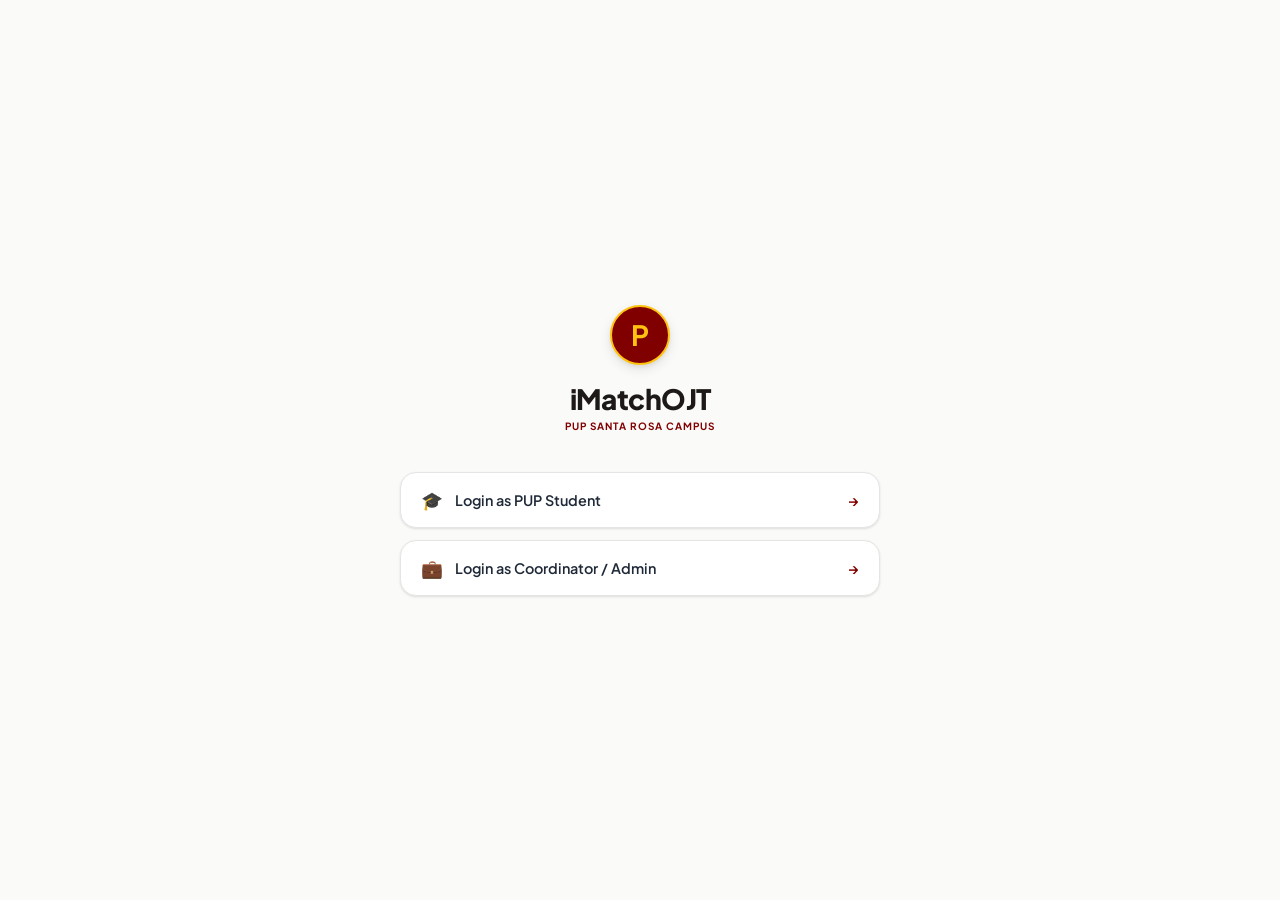
<file: index.html>
<!DOCTYPE html>
<html lang="en">
<head>
    <meta charset="UTF-8">
    <meta name="viewport" content="width=device-width, initial-scale=1.0">
    <title>iMatchOJT - Role Selection</title>

    <link rel="stylesheet" href="css/style.css">

    <link href="https://fonts.googleapis.com/css2?family=Plus+Jakarta+Sans:wght@400;500;600;700;800&display=swap" rel="stylesheet">
</head>
<body>

    <div id="selection-screen" class="screen">
        <div class="selection-header">
            <div class="logo-mark">P</div>

            <h1 class="selection-title">iMatchOJT</h1>

            <p class="selection-campus">PUP Santa Rosa Campus</p>
        </div>

        <button class="role-btn student" onclick="location.href='html/student/student-login.html'">
            <span style="display:flex;align-items:center;">
                <span class="icon">🎓</span>
                Login as PUP Student
            </span>

            <span class="arrow">→</span>
        </button>

        <button class="role-btn admin" onclick="location.href='html/admin/admin-login.html'">
            <span style="display:flex;align-items:center;">
                <span class="icon">💼</span>
                Login as Coordinator / Admin
            </span>

            <span class="arrow">→</span>
        </button>
    </div>

    <script src="js/script.js"></script>

</body>
</html>
</file>
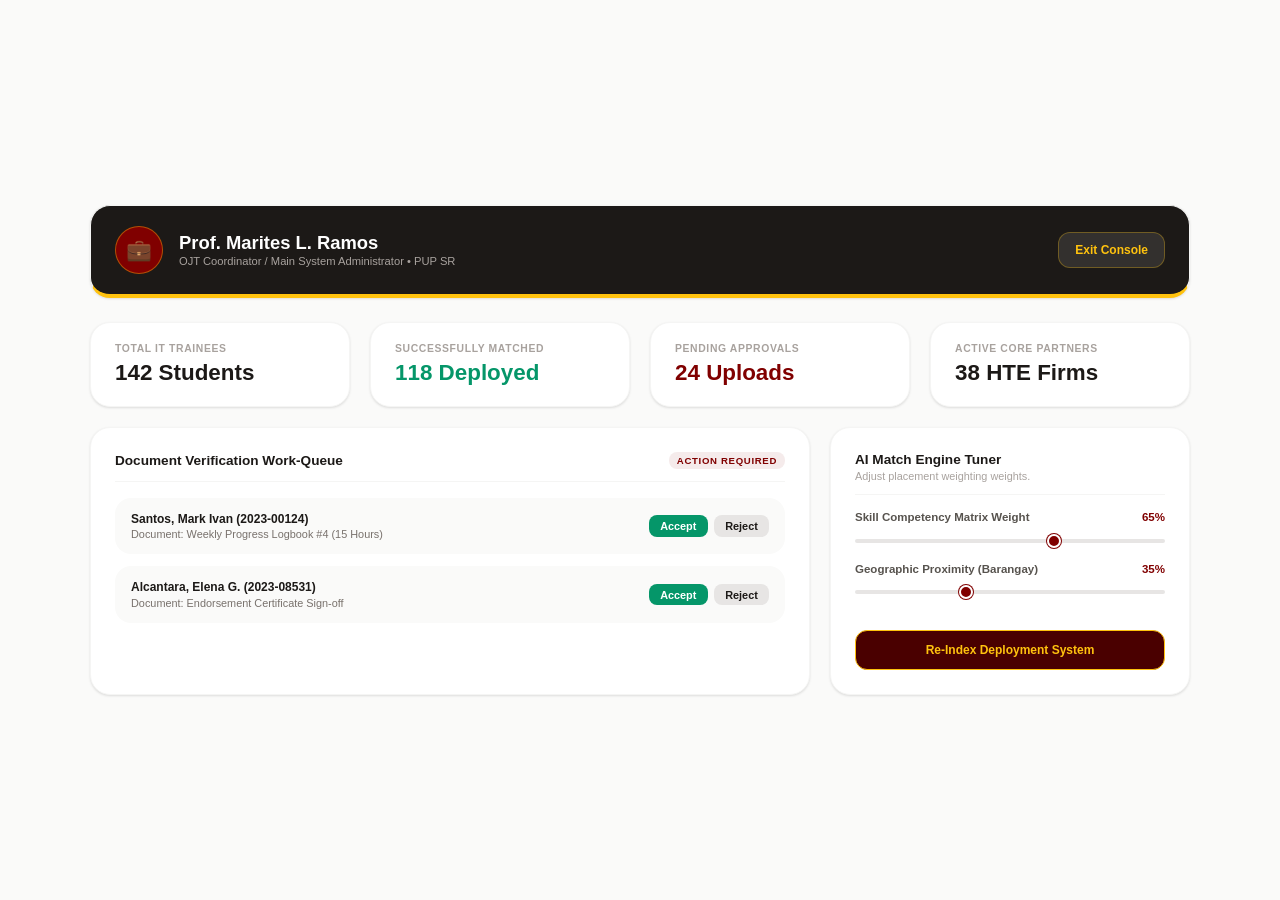
<file: html/admin/admin-dashboard.html>
<!DOCTYPE html>
<html lang="en">
<head>
    <meta charset="UTF-8">
    <meta name="viewport" content="width=device-width, initial-scale=1.0">
    <title>Admin Dashboard</title>

    <link rel="stylesheet" href="../../css/style.css">
</head>
<body>

    <div id="admin-dashboard" class="screen">

        <!-- Header -->
        <div class="card dash-header dash-header-admin">

            <div class="dash-header-info">

                <div class="avatar avatar-admin">💼</div>

                <div>
                    <p class="dash-name">
                        Prof. Marites L. Ramos
                    </p>

                    <p class="dash-sub">
                        OJT Coordinator / Main System Administrator • PUP SR
                    </p>
                </div>

            </div>

            <button class="btn btn-ghost" onclick="logout()">
                Exit Console
            </button>

        </div>

        <!-- KPI Row -->
        <div class="grid-4">

            <div class="card metric-card">
                <p class="metric-label">Total IT Trainees</p>

                <p class="metric-value plain" style="font-size:1.4rem;">
                    142 Students
                </p>
            </div>

            <div class="card metric-card">
                <p class="metric-label">Successfully Matched</p>

                <p class="metric-value emerald" style="font-size:1.4rem;">
                    118 Deployed
                </p>
            </div>

            <div class="card metric-card">
                <p class="metric-label">Pending Approvals</p>

                <p class="metric-value" style="font-size:1.4rem;">
                    24 Uploads
                </p>
            </div>

            <div class="card metric-card">
                <p class="metric-label">Active Core Partners</p>

                <p class="metric-value plain" style="font-size:1.4rem;">
                    38 HTE Firms
                </p>
            </div>

        </div>

        <!-- Control Panel -->
        <div class="admin-grid">

            <!-- Verification Queue -->
            <div class="card feature-card">

                <div class="queue-header">

                    <h3 class="queue-title">
                        Document Verification Work-Queue
                    </h3>

                    <span class="queue-badge">
                        Action Required
                    </span>

                </div>

                <div class="queue-item">

                    <div>
                        <p class="queue-item-name">
                            Santos, Mark Ivan (2023-00124)
                        </p>

                        <p class="queue-item-doc">
                            Document: Weekly Progress Logbook #4 (15 Hours)
                        </p>
                    </div>

                    <div class="queue-item-btns">
                        <button class="btn-accept">Accept</button>

                        <button class="btn-reject">Reject</button>
                    </div>

                </div>

                <div class="queue-item">

                    <div>
                        <p class="queue-item-name">
                            Alcantara, Elena G. (2023-08531)
                        </p>

                        <p class="queue-item-doc">
                            Document: Endorsement Certificate Sign-off
                        </p>
                    </div>

                    <div class="queue-item-btns">
                        <button class="btn-accept">Accept</button>

                        <button class="btn-reject">Reject</button>
                    </div>

                </div>

            </div>

            <!-- AI Tuner -->
            <div class="card feature-card">

                <div class="tuner-divider">

                    <h3 class="tuner-title">
                        AI Match Engine Tuner
                    </h3>

                    <p class="tuner-sub">
                        Adjust placement weighting weights.
                    </p>

                </div>

                <div class="range-group">

                    <div class="range-label-row">
                        <label class="range-label">
                            Skill Competency Matrix Weight
                        </label>

                        <span class="range-val">65%</span>
                    </div>

                    <input type="range" value="65" min="0" max="100">

                </div>

                <div class="range-group">

                    <div class="range-label-row">
                        <label class="range-label">
                            Geographic Proximity (Barangay)
                        </label>

                        <span class="range-val">35%</span>
                    </div>

                    <input type="range" value="35" min="0" max="100">

                </div>

                <div class="fc-spacer"></div>

                <button class="btn btn-dark btn-full" style="margin-top:1rem;border:1px solid var(--gold);">
                    Re-Index Deployment System
                </button>

            </div>

        </div>

    </div>

    <script src="../../js/script.js"></script>

</body>
</html>
</file>
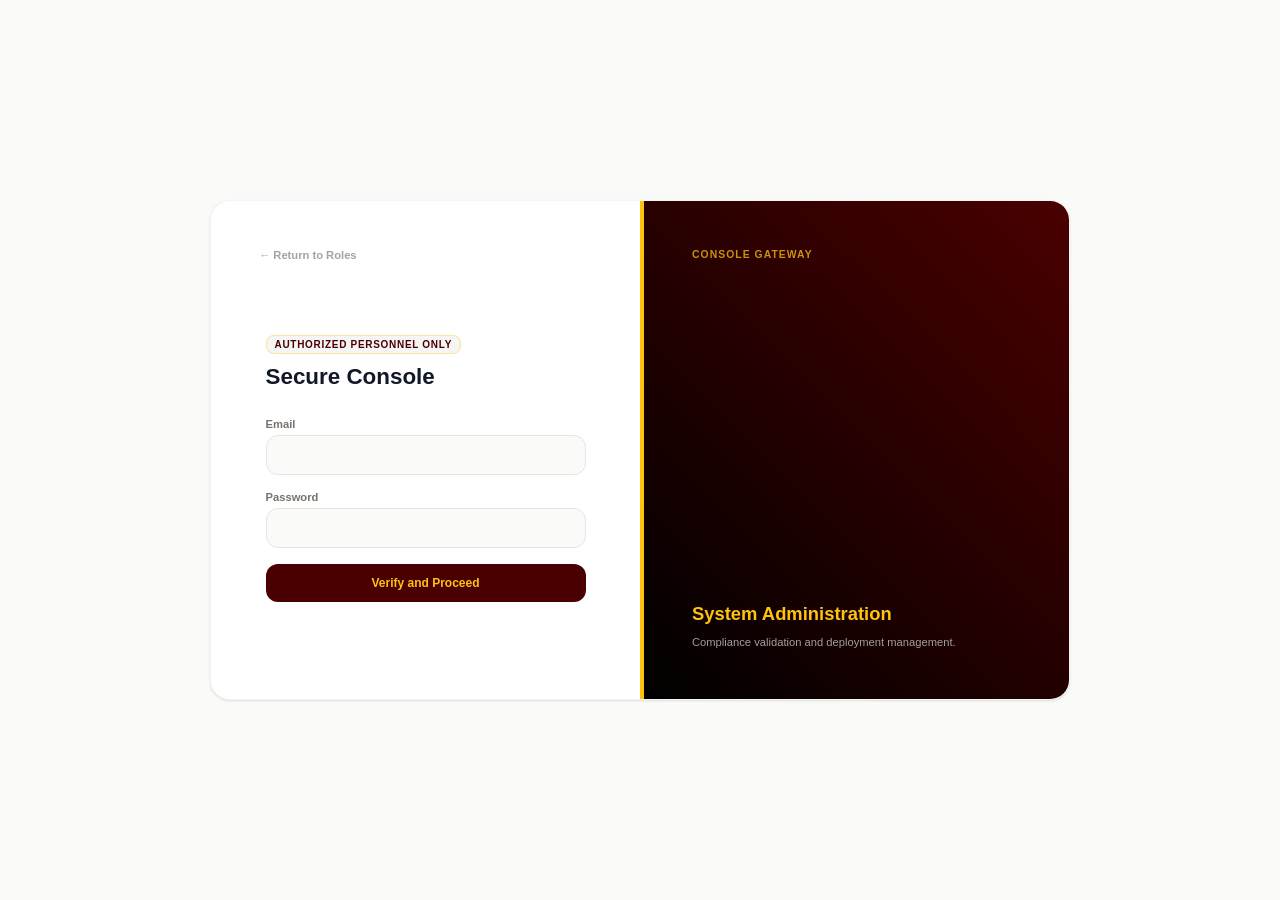
<file: html/admin/admin-login.html>
<!DOCTYPE html>
<html lang="en">
<head>
    <meta charset="UTF-8">
    <meta name="viewport" content="width=device-width, initial-scale=1.0">
    <title>Admin Portal</title>

    <link rel="stylesheet" href="../../css/style.css">
</head>
<body>

    <div class="screen">
        <div class="card portal-card">

            <div class="portal-form-side">

                <button class="back-btn" onclick="location.href='../../index.html'">
                    ← Return to Roles
                </button>

                <div class="portal-inner">

                    <div style="margin-bottom:1.75rem;">
                        <span class="badge entry-badge-admin">
                            Authorized Personnel Only
                        </span>

                        <h2 class="portal-heading">
                            Secure Console
                        </h2>
                    </div>

                    <form onsubmit="adminLogin(event)">

                        <div class="form-group">
                            <label>Email</label>

                            <input
                                class="form-input"
                                type="email"
                                required
                            >
                        </div>

                        <div class="form-group">
                            <label>Password</label>

                            <input
                                class="form-input"
                                type="password"
                                required
                            >
                        </div>

                        <button type="submit" class="btn btn-dark btn-full">
                            Verify and Proceed
                        </button>

                    </form>
                </div>
            </div>

            <div class="portal-visual-side vs-admin">

                <span class="vs-label">Console Gateway</span>

                <div>
                    <h3 class="vs-heading">
                        System Administration
                    </h3>

                    <p class="vs-desc">
                        Compliance validation and deployment management.
                    </p>
                </div>

            </div>
        </div>
    </div>

    <script src="../../js/script.js"></script>

</body>
</html>
</file>
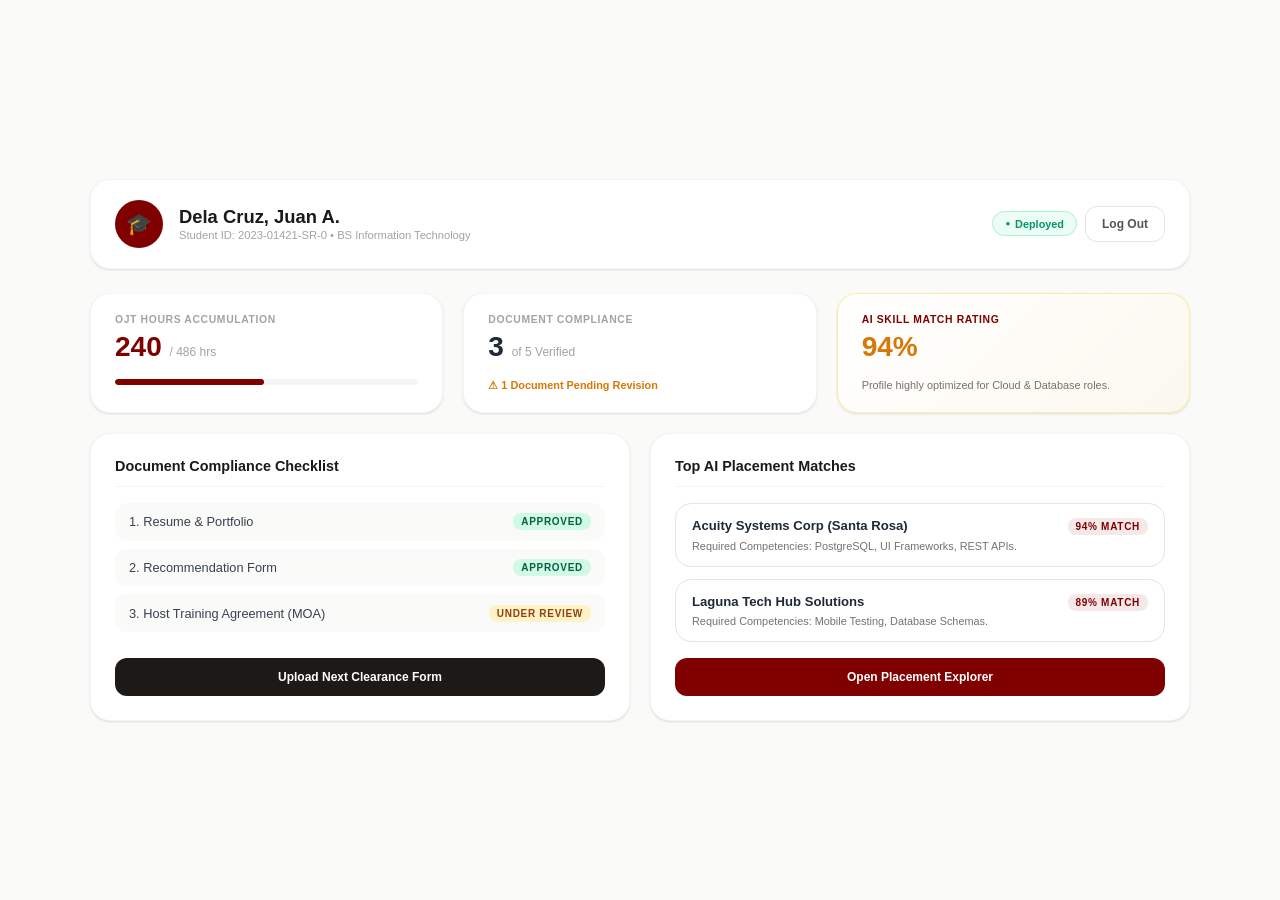
<file: html/student/student-dashboard.html>
<!DOCTYPE html>
<html lang="en">
<head>
    <meta charset="UTF-8">
    <meta name="viewport" content="width=device-width, initial-scale=1.0">
    <title>Student Dashboard</title>

    <link rel="stylesheet" href="../../css/style.css">
</head>
<body>

    <div id="student-dashboard" class="screen">

        <!-- Header -->
        <div class="card dash-header">
            <div class="dash-header-info">
                <div class="avatar avatar-student">🎓</div>

                <div>
                    <p class="dash-name">Dela Cruz, Juan A.</p>

                    <p class="dash-sub">
                        Student ID: 2023-01421-SR-0 • BS Information Technology
                    </p>
                </div>
            </div>

            <div class="dash-header-actions">
                <span class="status-pill">Deployed</span>

                <button class="btn btn-outline" onclick="logout()">
                    Log Out
                </button>
            </div>
        </div>

        <!-- KPI Row -->
        <div class="grid-3">

            <div class="card metric-card">
                <p class="metric-label">OJT Hours Accumulation</p>

                <p class="metric-value">
                    240 <span class="unit">/ 486 hrs</span>
                </p>

                <div class="progress-track">
                    <div class="progress-fill" style="width:49%;"></div>
                </div>
            </div>

            <div class="card metric-card">
                <p class="metric-label">Document Compliance</p>

                <p class="metric-value dark">
                    3 <span class="unit">of 5 Verified</span>
                </p>

                <p class="metric-note">
                    ⚠ 1 Document Pending Revision
                </p>
            </div>

            <div class="card metric-card card-gold-accent">
                <p class="metric-label" style="color:var(--maroon);">
                    AI Skill Match Rating
                </p>

                <p class="metric-value amber">94%</p>

                <p class="metric-note-gray">
                    Profile highly optimized for Cloud & Database roles.
                </p>
            </div>

        </div>

        <!-- Feature Row -->
        <div class="grid-2">

            <!-- Compliance -->
            <div class="card feature-card">

                <h3 class="feature-card-title">
                    Document Compliance Checklist
                </h3>

                <div>

                    <div class="checklist-item">
                        <span>1. Resume & Portfolio</span>

                        <span class="badge badge-approved">
                            Approved
                        </span>
                    </div>

                    <div class="checklist-item">
                        <span>2. Recommendation Form</span>

                        <span class="badge badge-approved">
                            Approved
                        </span>
                    </div>

                    <div class="checklist-item">
                        <span>3. Host Training Agreement (MOA)</span>

                        <span class="badge badge-review">
                            Under Review
                        </span>
                    </div>

                </div>

                <div class="fc-spacer"></div>

                <button class="btn btn-stone btn-full" style="margin-top:1rem;">
                    Upload Next Clearance Form
                </button>

            </div>

            <!-- AI Placement -->
            <div class="card feature-card">

                <h3 class="feature-card-title">
                    Top AI Placement Matches
                </h3>

                <div>

                    <div class="placement-card">

                        <div class="placement-row">
                            <p class="placement-name">
                                Acuity Systems Corp (Santa Rosa)
                            </p>

                            <span class="badge badge-maroon">
                                94% Match
                            </span>
                        </div>

                        <p class="placement-skills">
                            Required Competencies: PostgreSQL, UI Frameworks, REST APIs.
                        </p>

                    </div>

                    <div class="placement-card">

                        <div class="placement-row">
                            <p class="placement-name">
                                Laguna Tech Hub Solutions
                            </p>

                            <span class="badge badge-maroon">
                                89% Match
                            </span>
                        </div>

                        <p class="placement-skills">
                            Required Competencies: Mobile Testing, Database Schemas.
                        </p>

                    </div>

                </div>

                <div class="fc-spacer"></div>

                <button class="btn btn-maroon btn-full" style="margin-top:1rem;">
                    Open Placement Explorer
                </button>

            </div>

        </div>

    </div>

    <script src="../../js/script.js"></script>

</body>
</html>
</file>
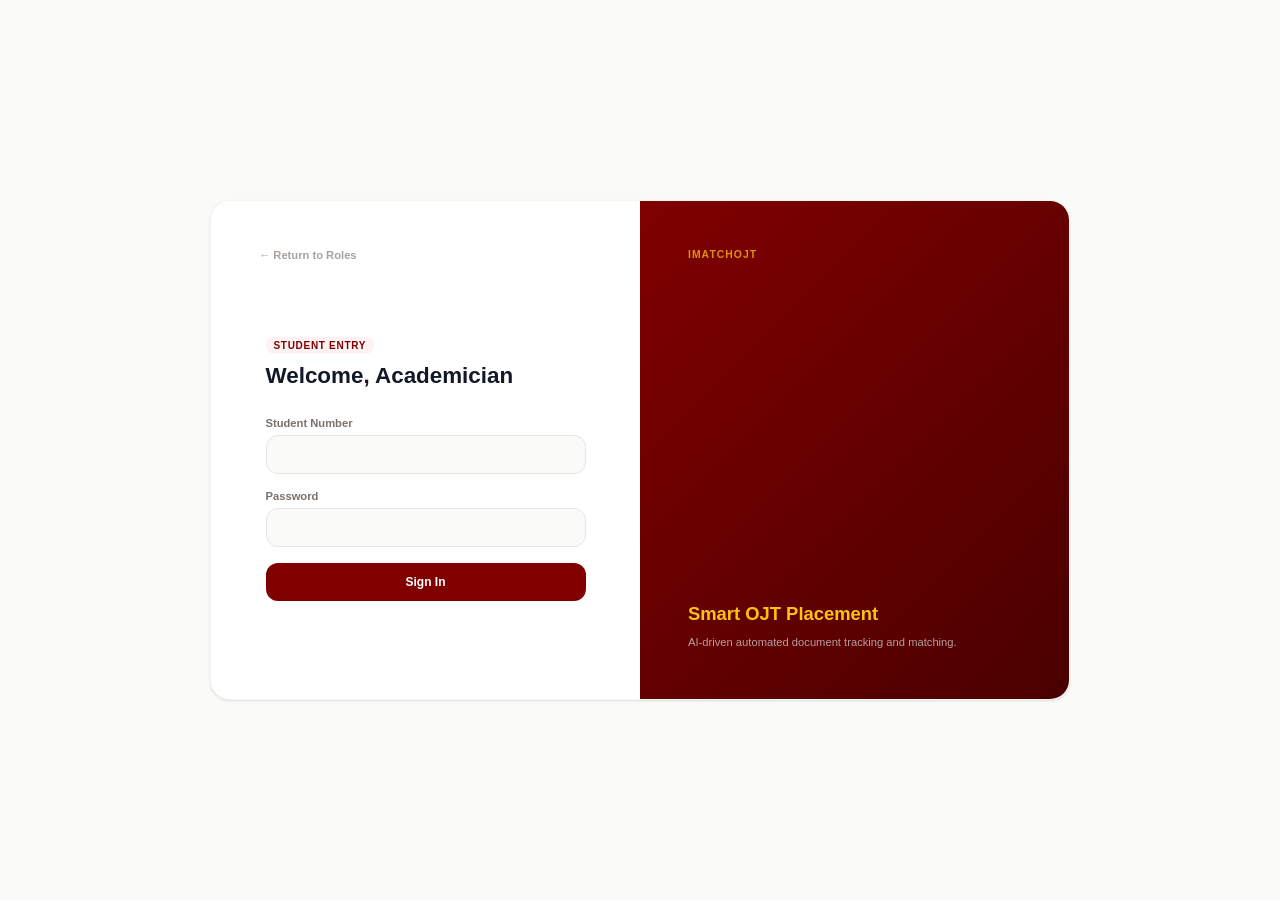
<file: html/student/student-login.html>
<!DOCTYPE html>
<html lang="en">
<head>
    <meta charset="UTF-8">
    <meta name="viewport" content="width=device-width, initial-scale=1.0">
    <title>Student Portal</title>

    <link rel="stylesheet" href="../../css/style.css">
</head>
<body>

    <div class="screen">
        <div class="card portal-card">

            <div class="portal-form-side">

                <button class="back-btn" onclick="location.href='../../index.html'">
                    ← Return to Roles
                </button>

                <div class="portal-inner">

                    <div style="margin-bottom:1.75rem;">
                        <span class="badge entry-badge-student">
                            Student Entry
                        </span>

                        <h2 class="portal-heading">
                            Welcome, Academician
                        </h2>
                    </div>

                    <form onsubmit="studentLogin(event)">

                        <div class="form-group">
                            <label>Student Number</label>

                            <input
                                class="form-input"
                                type="text"
                                required
                            >
                        </div>

                        <div class="form-group">
                            <label>Password</label>

                            <input
                                class="form-input"
                                type="password"
                                required
                            >
                        </div>

                        <button type="submit" class="btn btn-maroon btn-full">
                            Sign In
                        </button>

                    </form>
                </div>
            </div>

            <div class="portal-visual-side vs-student">

                <span class="vs-label">iMatchOJT</span>

                <div>
                    <h3 class="vs-heading">
                        Smart OJT Placement
                    </h3>

                    <p class="vs-desc">
                        AI-driven automated document tracking and matching.
                    </p>
                </div>

            </div>
        </div>
    </div>

    <script src="../../js/script.js"></script>

</body>
</html>
</file>
<file: css/style.css>
:root {
            --maroon:     #800000;
            --maroon-dk:  #4A0000;
            --gold:       #FFC20E;
            --gold-lt:    #FFF3CD;
            --stone-50:   #FAFAF9;
            --stone-100:  #F5F5F4;
            --stone-200:  #E7E5E4;
            --stone-400:  #A8A29E;
            --stone-500:  #78716C;
            --stone-600:  #57534E;
            --stone-900:  #1C1917;
            --emerald:    #059669;
            --emerald-lt: #D1FAE5;
            --amber:      #D97706;
            --amber-lt:   #FEF3C7;
            --white:      #FFFFFF;
            --radius-sm:  8px;
            --radius-md:  12px;
            --radius-lg:  16px;
            --radius-xl:  20px;
            --shadow-sm:  0 1px 3px rgba(0,0,0,.07), 0 1px 2px rgba(0,0,0,.05);
            --shadow-md:  0 4px 12px rgba(0,0,0,.10), 0 2px 4px rgba(0,0,0,.06);
        }

        /* ─── RESET & BASE ─── */
        *, *::before, *::after { box-sizing: border-box; margin: 0; padding: 0; }

        body {
            font-family: 'Plus Jakarta Sans', sans-serif;
            background-color: var(--stone-50);
            min-height: 100vh;
            display: flex;
            flex-direction: column;
            align-items: center;
            justify-content: center;
            padding: 1.5rem;
            color: var(--stone-900);
        }

        /* ─── UTILITIES ─── */
        .hidden { display: none !important; }

        .badge {
            display: inline-block;
            font-size: 10px;
            font-weight: 700;
            letter-spacing: .07em;
            text-transform: uppercase;
            padding: 3px 8px;
            border-radius: var(--radius-sm);
        }

        .btn {
            display: inline-block;
            font-family: inherit;
            font-size: .75rem;
            font-weight: 600;
            cursor: pointer;
            border: none;
            border-radius: var(--radius-md);
            padding: .625rem 1rem;
            transition: background .18s, color .18s, transform .1s;
            text-align: center;
        }
        .btn:active { transform: scale(.97); }

        .btn-maroon   { background: var(--maroon);  color: var(--white); }
        .btn-maroon:hover { background: var(--maroon-dk); }

        .btn-dark     { background: var(--maroon-dk); color: var(--gold); font-weight: 700; }
        .btn-dark:hover { background: #000; }

        .btn-stone    { background: var(--stone-900); color: var(--white); }
        .btn-stone:hover { background: #000; }

        .btn-ghost    { background: rgba(255,255,255,.1); color: var(--gold); border: 1px solid rgba(255,194,14,.3); }
        .btn-ghost:hover { background: rgba(255,255,255,.2); }

        .btn-outline  { background: transparent; border: 1px solid var(--stone-200); color: var(--stone-600); }
        .btn-outline:hover { background: var(--stone-100); }

        .btn-full { width: 100%; padding: .75rem 1rem; }

        /* ─── CARD ─── */
        .card {
            background: var(--white);
            border: 1px solid var(--stone-100);
            border-radius: var(--radius-xl);
            box-shadow: var(--shadow-sm);
        }

        /* ─── SCREEN WRAPPER ─── */
        .screen { width: 100%; }

        /* ========================================== */
        /* 1. ROLE SELECTION                          */
        /* ========================================== */
        #selection-screen {
            max-width: 480px;
            text-align: center;
        }

        .logo-mark {
            width: 60px; height: 60px;
            background: var(--maroon);
            color: var(--gold);
            font-weight: 700;
            font-size: 1.75rem;
            display: flex; align-items: center; justify-content: center;
            border-radius: 50%;
            box-shadow: var(--shadow-md);
            border: 2px solid var(--gold);
            margin: 0 auto 1rem;
        }

        .selection-title   { font-size: 1.75rem; font-weight: 800; letter-spacing: -.02em; }
        .selection-campus  { font-size: 10px; font-weight: 700; color: var(--maroon); letter-spacing: .1em; text-transform: uppercase; margin-top: .25rem; }

        .selection-header  { margin-bottom: 2.5rem; }

        .role-btn {
            width: 100%;
            background: var(--white);
            border: 1px solid var(--stone-200);
            border-radius: var(--radius-lg);
            padding: 1rem 1.25rem;
            font-size: .9rem;
            font-weight: 600;
            font-family: inherit;
            cursor: pointer;
            display: flex;
            align-items: center;
            justify-content: space-between;
            text-align: left;
            color: #1f2937;
            box-shadow: var(--shadow-sm);
            transition: background .18s, color .18s, border-color .18s, transform .1s;
            margin-bottom: .75rem;
        }
        .role-btn:last-child { margin-bottom: 0; }
        .role-btn:active { transform: scale(.985); }

        .role-btn .icon  { color: var(--maroon); margin-right: .75rem; transition: color .18s; font-size: 1.1rem; }
        .role-btn .arrow { color: var(--maroon); transition: color .18s, transform .18s; }

        .role-btn.student:hover  { background: var(--maroon); color: var(--white); border-color: var(--maroon); }
        .role-btn.admin:hover    { background: var(--maroon-dk); color: var(--white); border-color: var(--maroon-dk); }
        .role-btn:hover .icon,
        .role-btn:hover .arrow  { color: var(--gold); }
        .role-btn:hover .arrow  { transform: translateX(4px); }

        /* ========================================== */
        /* 2 & 3. PORTAL CARDS                        */
        /* ========================================== */
        .portal-card {
            max-width: 860px;
            overflow: hidden;
            min-height: 500px;
            display: flex;
            flex-direction: column;
            margin: 0 auto;
        }

        @media (min-width: 720px) {
            .portal-card { flex-direction: row; }
        }

        /* Form side */
        .portal-form-side {
            width: 100%;
            padding: 2.5rem 2rem;
            display: flex;
            flex-direction: column;
        }

        @media (min-width: 720px) {
            .portal-form-side { width: 50%; padding: 3rem; }
        }

        .back-btn {
            background: none;
            border: none;
            font-family: inherit;
            font-size: .7rem;
            font-weight: 700;
            color: var(--stone-400);
            cursor: pointer;
            display: inline-flex;
            align-items: center;
            gap: .35rem;
            padding: 0;
            margin-bottom: 1.5rem;
            transition: color .15s;
        }
        .back-btn:hover { color: var(--maroon); }
        .back-btn.right { justify-content: flex-end; align-self: flex-end; }
        .back-btn.right:hover { color: var(--maroon-dk); }

        .portal-inner { flex: 1; display: flex; flex-direction: column; justify-content: center; max-width: 320px; margin: 0 auto; width: 100%; }

        .entry-badge-student { background: #FEF2F2; color: var(--maroon); border: none; }
        .entry-badge-admin   { background: var(--stone-100); color: var(--maroon-dk); border: 1px solid rgba(255,194,14,.35); }

        .portal-heading { font-size: 1.4rem; font-weight: 800; color: #111827; margin-top: .6rem; }

        .form-group       { margin-bottom: 1rem; }
        .form-group label { display: block; font-size: .7rem; font-weight: 600; color: var(--stone-500); margin-bottom: .35rem; }

        .form-input {
            width: 100%;
            padding: .7rem 1rem;
            background: var(--stone-50);
            border: 1px solid var(--stone-200);
            border-radius: var(--radius-md);
            font-family: inherit;
            font-size: .82rem;
            color: var(--stone-900);
            outline: none;
            transition: border-color .15s, box-shadow .15s;
        }
        .form-input:focus { border-color: var(--maroon); box-shadow: 0 0 0 3px rgba(128,0,0,.1); }

        .form-input.admin-focus:focus { border-color: var(--maroon-dk); box-shadow: 0 0 0 3px rgba(74,0,0,.15); }

        .portal-footer { font-size: .6rem; color: var(--stone-400); margin-top: 1.5rem; }
        .portal-footer.right { text-align: right; }

        /* Visual side */
        .portal-visual-side {
            display: none;
            width: 50%;
            padding: 3rem;
            flex-direction: column;
            justify-content: space-between;
            position: relative;
            overflow: hidden;
        }

        @media (min-width: 720px) { .portal-visual-side { display: flex; } }

        .vs-student { background: linear-gradient(135deg, var(--maroon), var(--maroon-dk)); }
        .vs-admin   { background: linear-gradient(225deg, var(--maroon-dk), #000); border-right: none; border-left: 4px solid var(--gold); }

        .vs-orb {
            position: absolute;
            border-radius: 50%;
            pointer-events: none;
        }
        .vs-orb.student-orb { top: 0; right: 0; width: 120px; height: 120px; background: rgba(255,194,14,.08); border-bottom-left-radius: 50%; }
        .vs-orb.admin-orb   { bottom: 0; left: 0; width: 96px;  height: 96px;  background: rgba(255,194,14,.05); border-top-right-radius: 50%; }

        .vs-label { font-size: .65rem; font-weight: 700; letter-spacing: .1em; text-transform: uppercase; color: rgba(255,194,14,.75); }
        .vs-heading { font-size: 1.15rem; font-weight: 700; color: var(--gold); margin-top: 0; }
        .vs-heading.white { color: var(--white); }
        .vs-desc { font-size: .7rem; color: rgba(214,211,208,.75); margin-top: .5rem; line-height: 1.65; }

        /* ========================================== */
        /* 4. STUDENT DASHBOARD                       */
        /* ========================================== */
        #student-dashboard,
        #admin-dashboard { max-width: 1100px; }

        /* Dashboard header */
        .dash-header {
            display: flex;
            flex-wrap: wrap;
            align-items: center;
            justify-content: space-between;
            gap: 1rem;
            padding: 1.25rem 1.5rem;
            margin-bottom: 1.5rem;
        }

        .dash-header-info { display: flex; align-items: center; gap: 1rem; }

        .avatar {
            width: 48px; height: 48px;
            border-radius: 50%;
            display: flex; align-items: center; justify-content: center;
            font-size: 1.3rem; font-weight: 700; flex-shrink: 0;
        }
        .avatar-student { background: var(--maroon); color: var(--gold); }
        .avatar-admin   { background: var(--maroon); color: var(--gold); border: 1px solid rgba(255,194,14,.4); }

        .dash-name { font-size: 1.15rem; font-weight: 800; }
        .dash-sub  { font-size: .7rem; color: var(--stone-400); margin-top: .1rem; }

        .dash-header-actions { display: flex; align-items: center; gap: .5rem; }

        .status-pill {
            font-size: .68rem; font-weight: 700;
            padding: .35rem .75rem;
            border-radius: 999px;
            background: #ECFDF5; color: var(--emerald);
            border: 1px solid #A7F3D0;
            display: inline-flex; align-items: center; gap: .3rem;
        }
        .status-pill::before { content: '●'; font-size: .5rem; }

        /* Admin header */
        .dash-header-admin {
            background: var(--stone-900);
            color: var(--white);
            border-bottom: 4px solid var(--gold);
        }
        .dash-header-admin .dash-name { color: var(--white); }
        .dash-header-admin .dash-sub  { color: var(--stone-400); }

        /* Grids */
        .grid-3 { display: grid; grid-template-columns: 1fr; gap: 1.25rem; margin-bottom: 1.25rem; }
        .grid-2 { display: grid; grid-template-columns: 1fr; gap: 1.25rem; }
        .grid-4 { display: grid; grid-template-columns: 1fr 1fr; gap: 1.25rem; margin-bottom: 1.25rem; }

        @media (min-width: 640px) {
            .grid-4 { grid-template-columns: repeat(2, 1fr); }
        }
        @media (min-width: 900px) {
            .grid-3 { grid-template-columns: repeat(3, 1fr); }
            .grid-2 { grid-template-columns: repeat(2, 1fr); }
            .grid-4 { grid-template-columns: repeat(4, 1fr); }
        }

        /* Metric cards */
        .metric-card { padding: 1.25rem 1.5rem; }
        .metric-label { font-size: .65rem; font-weight: 700; letter-spacing: .06em; text-transform: uppercase; color: var(--stone-400); }
        .metric-value { font-size: 1.75rem; font-weight: 800; margin-top: .4rem; color: var(--maroon); }
        .metric-value .unit { font-size: .75rem; font-weight: 500; color: var(--stone-400); }
        .metric-value.dark  { color: #1f2937; }
        .metric-value.amber { color: var(--amber); }
        .metric-value.emerald { color: var(--emerald); }
        .metric-value.plain   { color: var(--stone-900); }

        .progress-track { width: 100%; height: 6px; background: var(--stone-100); border-radius: 999px; margin-top: 1rem; overflow: hidden; }
        .progress-fill  { height: 100%; background: var(--maroon); border-radius: 999px; }

        .metric-note { font-size: .68rem; font-weight: 600; color: var(--amber); margin-top: 1rem; display: flex; align-items: center; gap: .3rem; }
        .metric-note-gray { font-size: .68rem; color: var(--stone-500); margin-top: 1rem; }

        /* Gold-accented metric */
        .card-gold-accent { background: linear-gradient(135deg, var(--white), rgba(255,243,205,.25)); border-color: rgba(255,194,14,.3) !important; }

        /* Feature cards */
        .feature-card { padding: 1.5rem; display: flex; flex-direction: column; height: 100%; }

        .feature-card-title {
            font-size: .9rem; font-weight: 800;
            border-bottom: 1px solid var(--stone-100);
            padding-bottom: .75rem;
            margin-bottom: 1rem;
        }

        /* Checklist items */
        .checklist-item {
            display: flex;
            align-items: center;
            justify-content: space-between;
            background: var(--stone-50);
            border-radius: var(--radius-md);
            padding: .65rem .875rem;
            font-size: .8rem;
            color: #374151;
            margin-bottom: .5rem;
        }
        .checklist-item:last-child { margin-bottom: 0; }

        .badge-approved { background: var(--emerald-lt); color: #065F46; }
        .badge-review   { background: var(--amber-lt); color: #92400E; }
        .badge-pending  { background: var(--stone-100); color: var(--stone-600); }
        .badge-maroon   { background: rgba(128,0,0,.09); color: var(--maroon); }

        /* Placement cards */
        .placement-card {
            border: 1px solid var(--stone-200);
            border-radius: var(--radius-lg);
            padding: .875rem 1rem;
            margin-bottom: .75rem;
            cursor: pointer;
            transition: border-color .15s, box-shadow .15s;
        }
        .placement-card:last-child { margin-bottom: 0; }
        .placement-card:hover { border-color: var(--maroon); box-shadow: 0 0 0 2px rgba(128,0,0,.07); }

        .placement-row { display: flex; justify-content: space-between; align-items: flex-start; gap: .5rem; }
        .placement-name { font-size: .82rem; font-weight: 700; color: #1f2937; }
        .placement-skills { font-size: .68rem; color: var(--stone-500); margin-top: .3rem; }

        /* Spacer within feature cards */
        .fc-spacer { flex: 1; }

        /* ========================================== */
        /* 5. ADMIN DASHBOARD                         */
        /* ========================================== */
        .admin-grid { display: grid; grid-template-columns: 1fr; gap: 1.25rem; }
        @media (min-width: 900px) {
            .admin-grid { grid-template-columns: 2fr 1fr; }
        }

        .queue-header {
            display: flex; justify-content: space-between; align-items: center;
            border-bottom: 1px solid var(--stone-100);
            padding-bottom: .75rem; margin-bottom: 1rem;
        }
        .queue-title { font-size: .85rem; font-weight: 800; }
        .queue-badge { background: rgba(128,0,0,.08); color: var(--maroon); font-size: .6rem; font-weight: 800; letter-spacing: .07em; text-transform: uppercase; padding: 3px 8px; border-radius: var(--radius-sm); }

        .queue-item {
            display: flex; flex-wrap: wrap; align-items: center;
            justify-content: space-between;
            gap: .75rem;
            background: var(--stone-50);
            border-radius: var(--radius-lg);
            padding: .875rem 1rem;
            margin-bottom: .75rem;
        }
        .queue-item:last-child { margin-bottom: 0; }

        .queue-item-name  { font-size: .75rem; font-weight: 800; color: var(--stone-900); }
        .queue-item-doc   { font-size: .68rem; color: var(--stone-500); margin-top: .15rem; }
        .queue-item-btns  { display: flex; gap: .4rem; flex-shrink: 0; }

        .btn-accept { background: var(--emerald); color: var(--white); font-size: .68rem; padding: .3rem .7rem; border-radius: var(--radius-sm); border: none; cursor: pointer; font-family: inherit; font-weight: 600; transition: background .15s; }
        .btn-accept:hover { background: #047857; }

        .btn-reject { background: var(--stone-200); color: var(--stone-700); font-size: .68rem; padding: .3rem .7rem; border-radius: var(--radius-sm); border: none; cursor: pointer; font-family: inherit; font-weight: 600; transition: background .15s; }
        .btn-reject:hover { background: var(--stone-200); filter: brightness(.9); }

        /* AI tuner */
        .tuner-title { font-size: .85rem; font-weight: 800; }
        .tuner-sub   { font-size: .68rem; color: var(--stone-400); margin-top: .2rem; }

        .tuner-divider { border-bottom: 1px solid var(--stone-100); padding-bottom: .75rem; margin-bottom: 1rem; }

        .range-group { margin-bottom: 1rem; }
        .range-label-row { display: flex; justify-content: space-between; align-items: center; margin-bottom: .35rem; }
        .range-label { font-size: .72rem; font-weight: 600; color: var(--stone-600); }
        .range-val   { font-size: .72rem; font-weight: 700; color: var(--maroon); }

        input[type="range"] {
            -webkit-appearance: none;
            width: 100%; height: 4px;
            background: var(--stone-200);
            border-radius: 999px;
            outline: none;
            cursor: pointer;
        }
        input[type="range"]::-webkit-slider-thumb {
            -webkit-appearance: none;
            width: 14px; height: 14px;
            background: var(--maroon);
            border-radius: 50%;
            border: 2px solid var(--white);
            box-shadow: 0 0 0 1px var(--maroon);
            transition: background .15s;
        }
        input[type="range"]:hover::-webkit-slider-thumb { background: var(--maroon-dk); }
        input[type="range"]::-moz-range-thumb {
            width: 14px; height: 14px;
            background: var(--maroon);
            border-radius: 50%;
            border: 2px solid var(--white);
            cursor: pointer;
        }

        /* ─── ANIMATIONS ─── */
        @keyframes fadeUp {
            from { opacity: 0; transform: translateY(14px); }
            to   { opacity: 1; transform: translateY(0); }
        }
        .screen:not(.hidden) { animation: fadeUp .25s ease both; }
</file>
